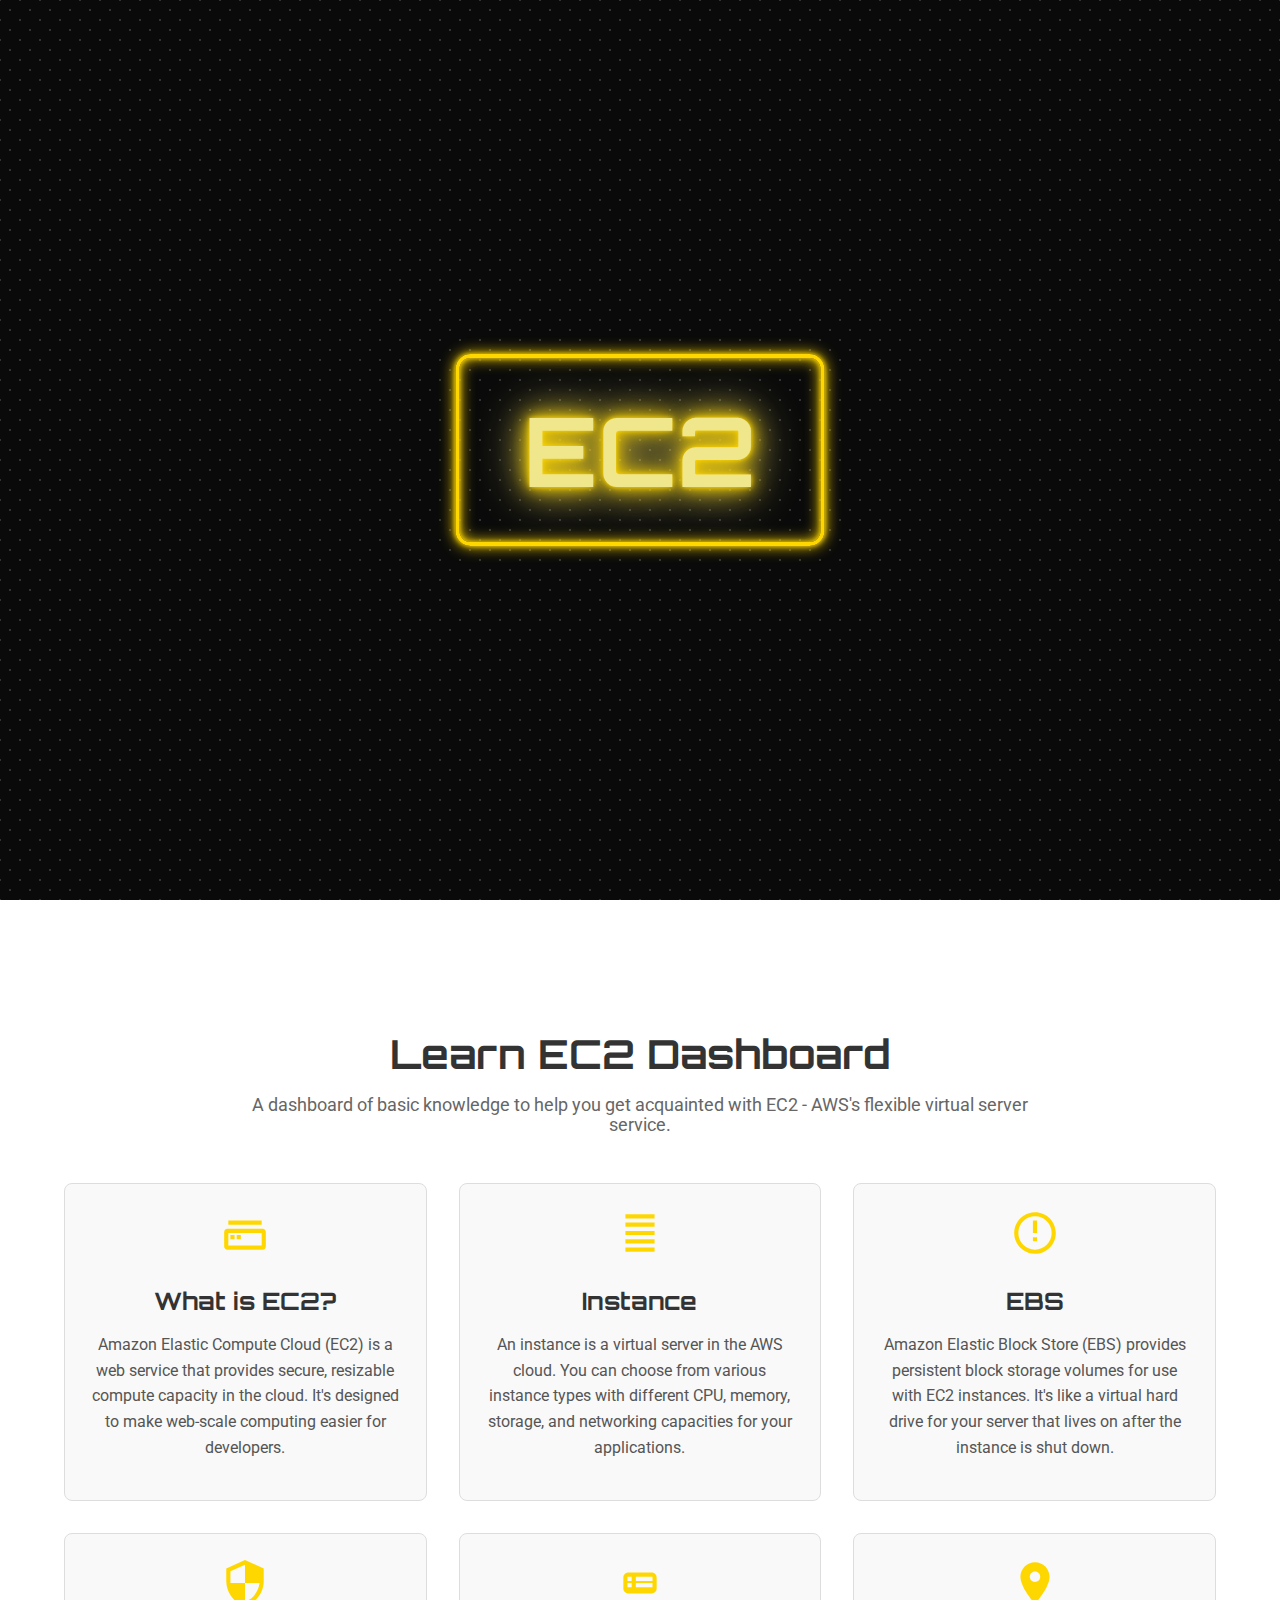
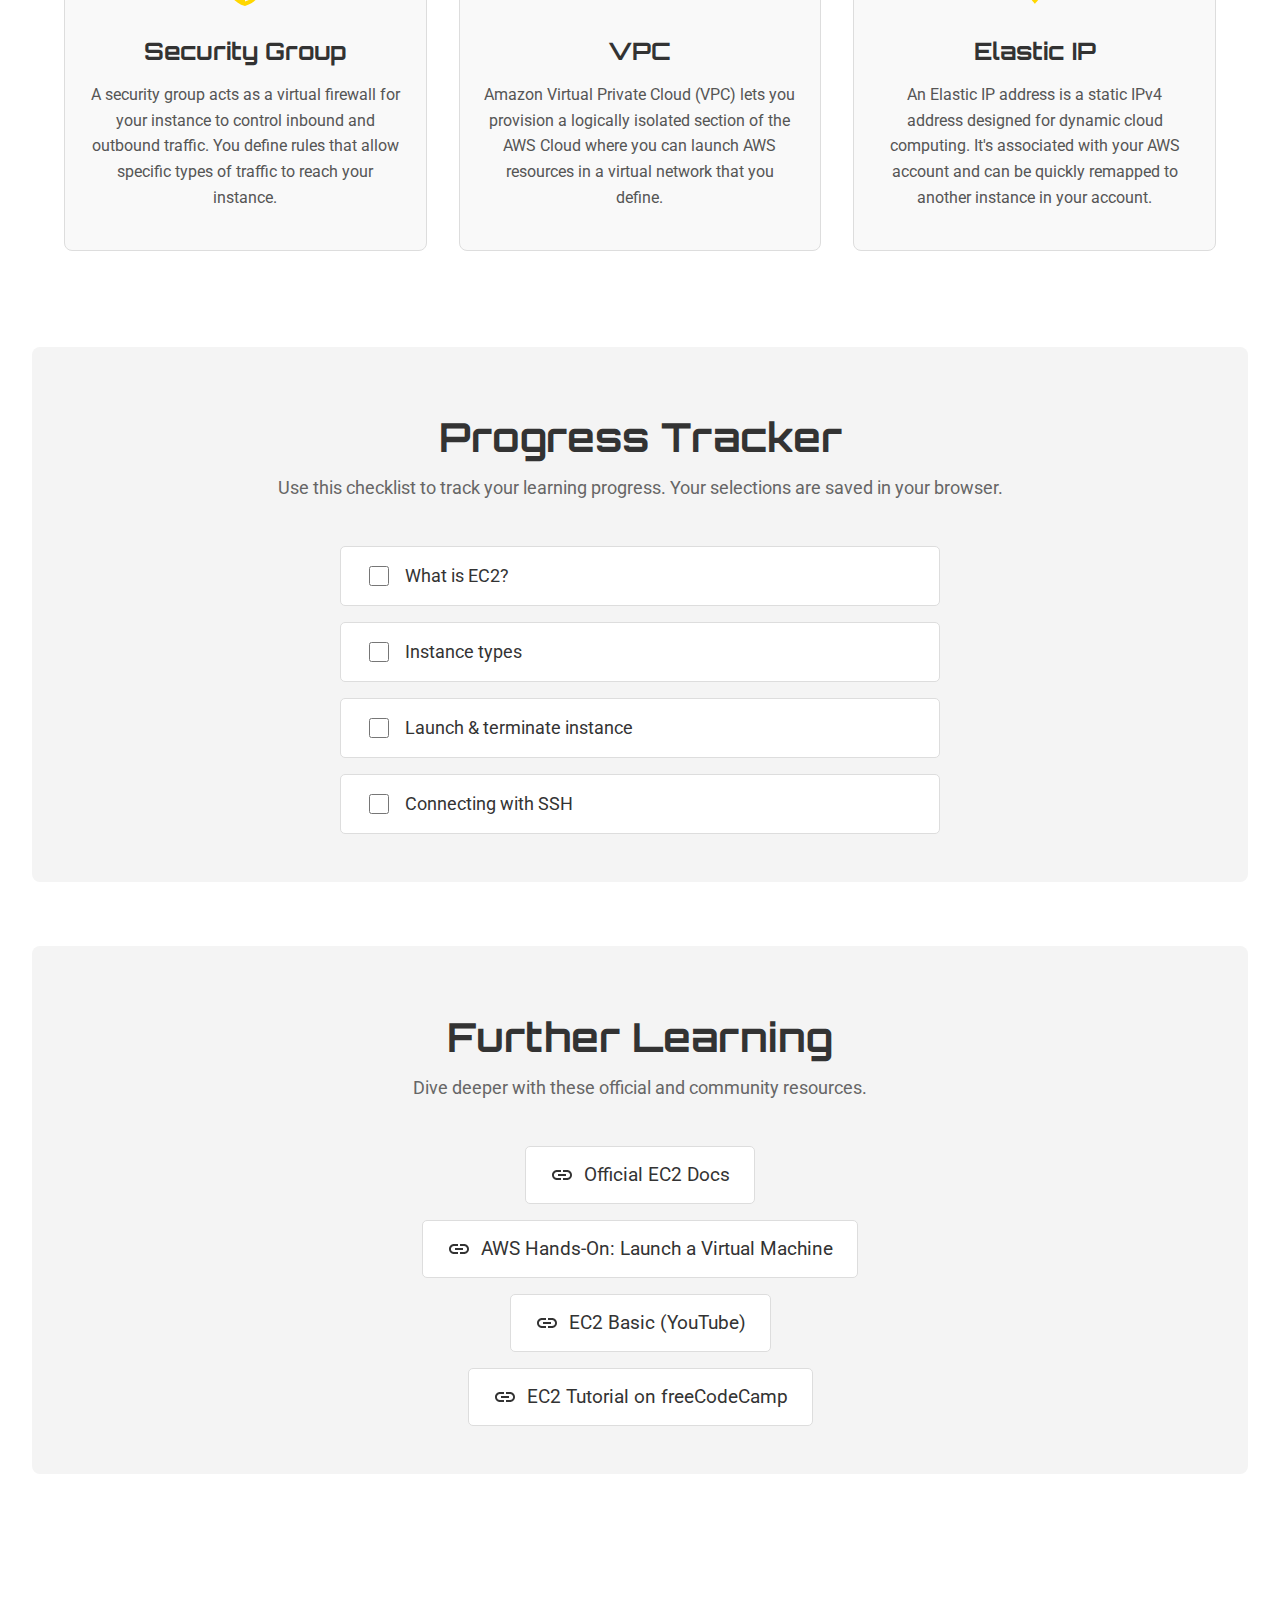
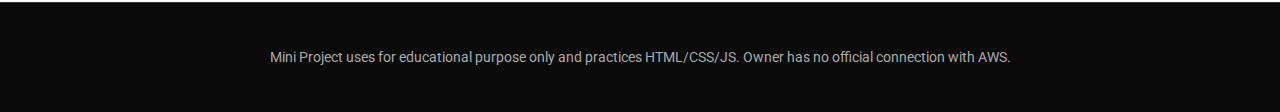
<file: index.html>
<!DOCTYPE html>
<html lang="en">
<head>
    <meta charset="UTF-8">
    <meta name="viewport" content="width=device-width, initial-scale=1.0">
    <title>PlebLearnEC2 - From Zero to Cloud Hero</title>
    <link rel="stylesheet" href="style.css">
    <link rel="preconnect" href="https://fonts.googleapis.com">
    <link rel="preconnect" href="https://fonts.gstatic.com" crossorigin>
    <link href="https://fonts.googleapis.com/css2?family=Orbitron:wght@400;700&family=Roboto:wght@300;400;700&display=swap" rel="stylesheet">
</head>
<body>

    <!-- BUTTON + TITLE SLOGAN -->
    <header id="hero-section">
        <div class="hero-content">
            <div id="site-title" class="hidden">
                <h1>PlebLearnEC2</h1>
                <p>From zero to cloud hero (eventually)</p>
            </div>
            <button id="ec2-button">EC2</button>
        </div>
    </header>

    <main>
        <!-- DASHBOARD EC2 -->
        <section id="dashboard">
            <h2>Learn EC2 Dashboard</h2>
            <p class="section-description">A dashboard of basic knowledge to help you get acquainted with EC2 - AWS's flexible virtual server service.</p>
            <div class="card-grid">
                <div class="concept-card">
                    <div class="card-icon">
                        <svg xmlns="http://www.w3.org/2000/svg" viewBox="0 0 24 24" fill="currentColor"><path d="M20 8H4V6H20V8ZM20.5 10H3.5C2.67 10 2 10.67 2 11.5V18.5C2 19.33 2.67 20 3.5 20H20.5C21.33 20 22 19.33 22 18.5V11.5C22 10.67 21.33 10 20.5 10ZM20 18H4V12H20V18ZM7 15H5V13H7V15ZM10 15H8V13H10V15Z"/></svg>
                    </div>
                    <h3>What is EC2?</h3>
                    <p>Amazon Elastic Compute Cloud (EC2) is a web service that provides secure, resizable compute capacity in the cloud. It's designed to make web-scale computing easier for developers.</p>
                </div>
                <div class="concept-card">
                    <div class="card-icon">
                        <svg xmlns="http://www.w3.org/2000/svg" viewBox="0 0 24 24" fill="currentColor"><path d="M5 3H19V5H5V3ZM5 7H19V9H5V7ZM5 11H19V13H5V11ZM5 15H19V17H5V15ZM5 19H19V21H5V19Z"/></svg>
                    </div>
                    <h3>Instance</h3>
                    <p>An instance is a virtual server in the AWS cloud. You can choose from various instance types with different CPU, memory, storage, and networking capacities for your applications.</p>
                </div>
                <div class="concept-card">
                    <div class="card-icon">
                        <svg xmlns="http://www.w3.org/2000/svg" viewBox="0 0 24 24" fill="currentColor"><path d="M12 2C6.48 2 2 6.48 2 12C2 17.52 6.48 22 12 22C17.52 22 22 17.52 22 12C22 6.48 17.52 2 12 2ZM12 20C7.59 20 4 16.41 4 12C4 7.59 7.59 4 12 4C16.41 4 20 7.59 20 12C20 16.41 16.41 20 12 20ZM11 16H13V14H11V16ZM11 12H13V6H11V12Z"/></svg>
                    </div>
                    <h3>EBS</h3>
                    <p>Amazon Elastic Block Store (EBS) provides persistent block storage volumes for use with EC2 instances. It's like a virtual hard drive for your server that lives on after the instance is shut down.</p>
                </div>
                <div class="concept-card">
                    <div class="card-icon">
                        <svg xmlns="http://www.w3.org/2000/svg" viewBox="0 0 24 24" fill="currentColor"><path d="M12 1L3 5V11C3 16.55 6.84 21.74 12 23C17.16 21.74 21 16.55 21 11V5L12 1ZM12 11.99H19C18.47 16.11 15.72 19.78 12 20.93V12H5V6.3L12 3.19V11.99Z"/></svg>
                    </div>
                    <h3>Security Group</h3>
                    <p>A security group acts as a virtual firewall for your instance to control inbound and outbound traffic. You define rules that allow specific types of traffic to reach your instance.</p>
                </div>
                <div class="concept-card">
                    <div class="card-icon">
                        <svg xmlns="http://www.w3.org/2000/svg" viewBox="0 0 24 24" fill="currentColor"><path d="M17.63 7H6.37C5.09 7 4 8.09 4 9.37V14.63C4 15.91 5.09 17 6.37 17H17.63C18.91 17 20 15.91 20 14.63V9.37C20 8.09 18.91 7 17.63 7ZM8 14H6V12H8V14ZM8 11H6V9H8V11ZM18 14H10V12H18V14ZM18 11H10V9H18V11Z"/></svg>
                    </div>
                    <h3>VPC</h3>
                    <p>Amazon Virtual Private Cloud (VPC) lets you provision a logically isolated section of the AWS Cloud where you can launch AWS resources in a virtual network that you define.</p>
                </div>
                <div class="concept-card">
                    <div class="card-icon">
                        <svg xmlns="http://www.w3.org/2000/svg" viewBox="0 0 24 24" fill="currentColor"><path d="M12 2C8.13 2 5 5.13 5 9C5 14.25 12 22 12 22S19 14.25 19 9C19 5.13 15.87 2 12 2ZM12 11.5C10.62 11.5 9.5 10.38 9.5 9S10.62 6.5 12 6.5 14.5 7.62 14.5 9 13.38 11.5 12 11.5Z"/></svg>
                    </div>
                    <h3>Elastic IP</h3>
                    <p>An Elastic IP address is a static IPv4 address designed for dynamic cloud computing. It's associated with your AWS account and can be quickly remapped to another instance in your account.</p>
                </div>
            </div>
        </section>

        <!-- TRACK PROG -->
        <section id="progress-tracker">
            <h2>Progress Tracker</h2>
            <p class="section-description">Use this checklist to track your learning progress. Your selections are saved in your browser.</p>
            <ul class="progress-list">
                <li><label><input type="checkbox" id="progress-what-is-ec2"> What is EC2?</label></li>
                <li><label><input type="checkbox" id="progress-instance-types"> Instance types</label></li>
                <li><label><input type="checkbox" id="progress-launch-terminate"> Launch & terminate instance</label></li>
                <li><label><input type="checkbox" id="progress-ssh"> Connecting with SSH</label></li>
            </ul>
        </section>

        <!-- RESOURCES SECTION -->
        <section id="resources">
            <h2>Further Learning</h2>
            <p class="section-description">Dive deeper with these official and community resources.</p>
            <ul class="resource-list">
                <li>
                    <a href="https://docs.aws.amazon.com/ec2/" target="_blank" rel="noopener noreferrer">
                        <svg xmlns="http://www.w3.org/2000/svg" viewBox="0 0 24 24" fill="currentColor"><path d="M3.9 12C3.9 10.29 5.29 8.9 7 8.9H11V7H7C4.24 7 2 9.24 2 12C2 14.76 4.24 17 7 17H11V15.1H7C5.29 15.1 3.9 13.71 3.9 12ZM8 13H16V11H8V13ZM17 7H13V8.9H17C18.71 8.9 20.1 10.29 20.1 12C20.1 13.71 18.71 15.1 17 15.1H13V17H17C19.76 17 22 14.76 22 12C22 9.24 19.76 7 17 7Z"/></svg>
                        Official EC2 Docs
                    </a>
                </li>
                <li>
                    <a href="https://aws.amazon.com/getting-started/hands-on/launch-a-virtual-machine/" target="_blank" rel="noopener noreferrer">
                        <svg xmlns="http://www.w3.org/2000/svg" viewBox="0 0 24 24" fill="currentColor"><path d="M3.9 12C3.9 10.29 5.29 8.9 7 8.9H11V7H7C4.24 7 2 9.24 2 12C2 14.76 4.24 17 7 17H11V15.1H7C5.29 15.1 3.9 13.71 3.9 12ZM8 13H16V11H8V13ZM17 7H13V8.9H17C18.71 8.9 20.1 10.29 20.1 12C20.1 13.71 18.71 15.1 17 15.1H13V17H17C19.76 17 22 14.76 22 12C22 9.24 19.76 7 17 7Z"/></svg>
                        AWS Hands-On: Launch a Virtual Machine
                    </a>
                </li>
                <li>
                    <a href="https://www.youtube.com/watch?v=eaicwmnSdCs" target="_blank" rel="noopener noreferrer">
                        <svg xmlns="http://www.w3.org/2000/svg" viewBox="0 0 24 24" fill="currentColor"><path d="M3.9 12C3.9 10.29 5.29 8.9 7 8.9H11V7H7C4.24 7 2 9.24 2 12C2 14.76 4.24 17 7 17H11V15.1H7C5.29 15.1 3.9 13.71 3.9 12ZM8 13H16V11H8V13ZM17 7H13V8.9H17C18.71 8.9 20.1 10.29 20.1 12C20.1 13.71 18.71 15.1 17 15.1H13V17H17C19.76 17 22 14.76 22 12C22 9.24 19.76 7 17 7Z"/></svg>
                        EC2 Basic (YouTube)
                    </a>
                </li>
                 <li>
                    <a href="https://www.freecodecamp.org/news/tag/ec2/" target="_blank" rel="noopener noreferrer">
                        <svg xmlns="http://www.w3.org/2000/svg" viewBox="0 0 24 24" fill="currentColor"><path d="M3.9 12C3.9 10.29 5.29 8.9 7 8.9H11V7H7C4.24 7 2 9.24 2 12C2 14.76 4.24 17 7 17H11V15.1H7C5.29 15.1 3.9 13.71 3.9 12ZM8 13H16V11H8V13ZM17 7H13V8.9H17C18.71 8.9 20.1 10.29 20.1 12C20.1 13.71 18.71 15.1 17 15.1H13V17H17C19.76 17 22 14.76 22 12C22 9.24 19.76 7 17 7Z"/></svg>
                        EC2 Tutorial on freeCodeCamp
                    </a>
                </li>
            </ul>
        </section>
    </main>

    <!-- FOOTER -->
    <footer>
        <p>Mini Project uses for educational purpose only and practices HTML/CSS/JS. Owner has no official connection with AWS.</p>
    </footer>

    <script src="script.js"></script>
</body>
</html>
</file>
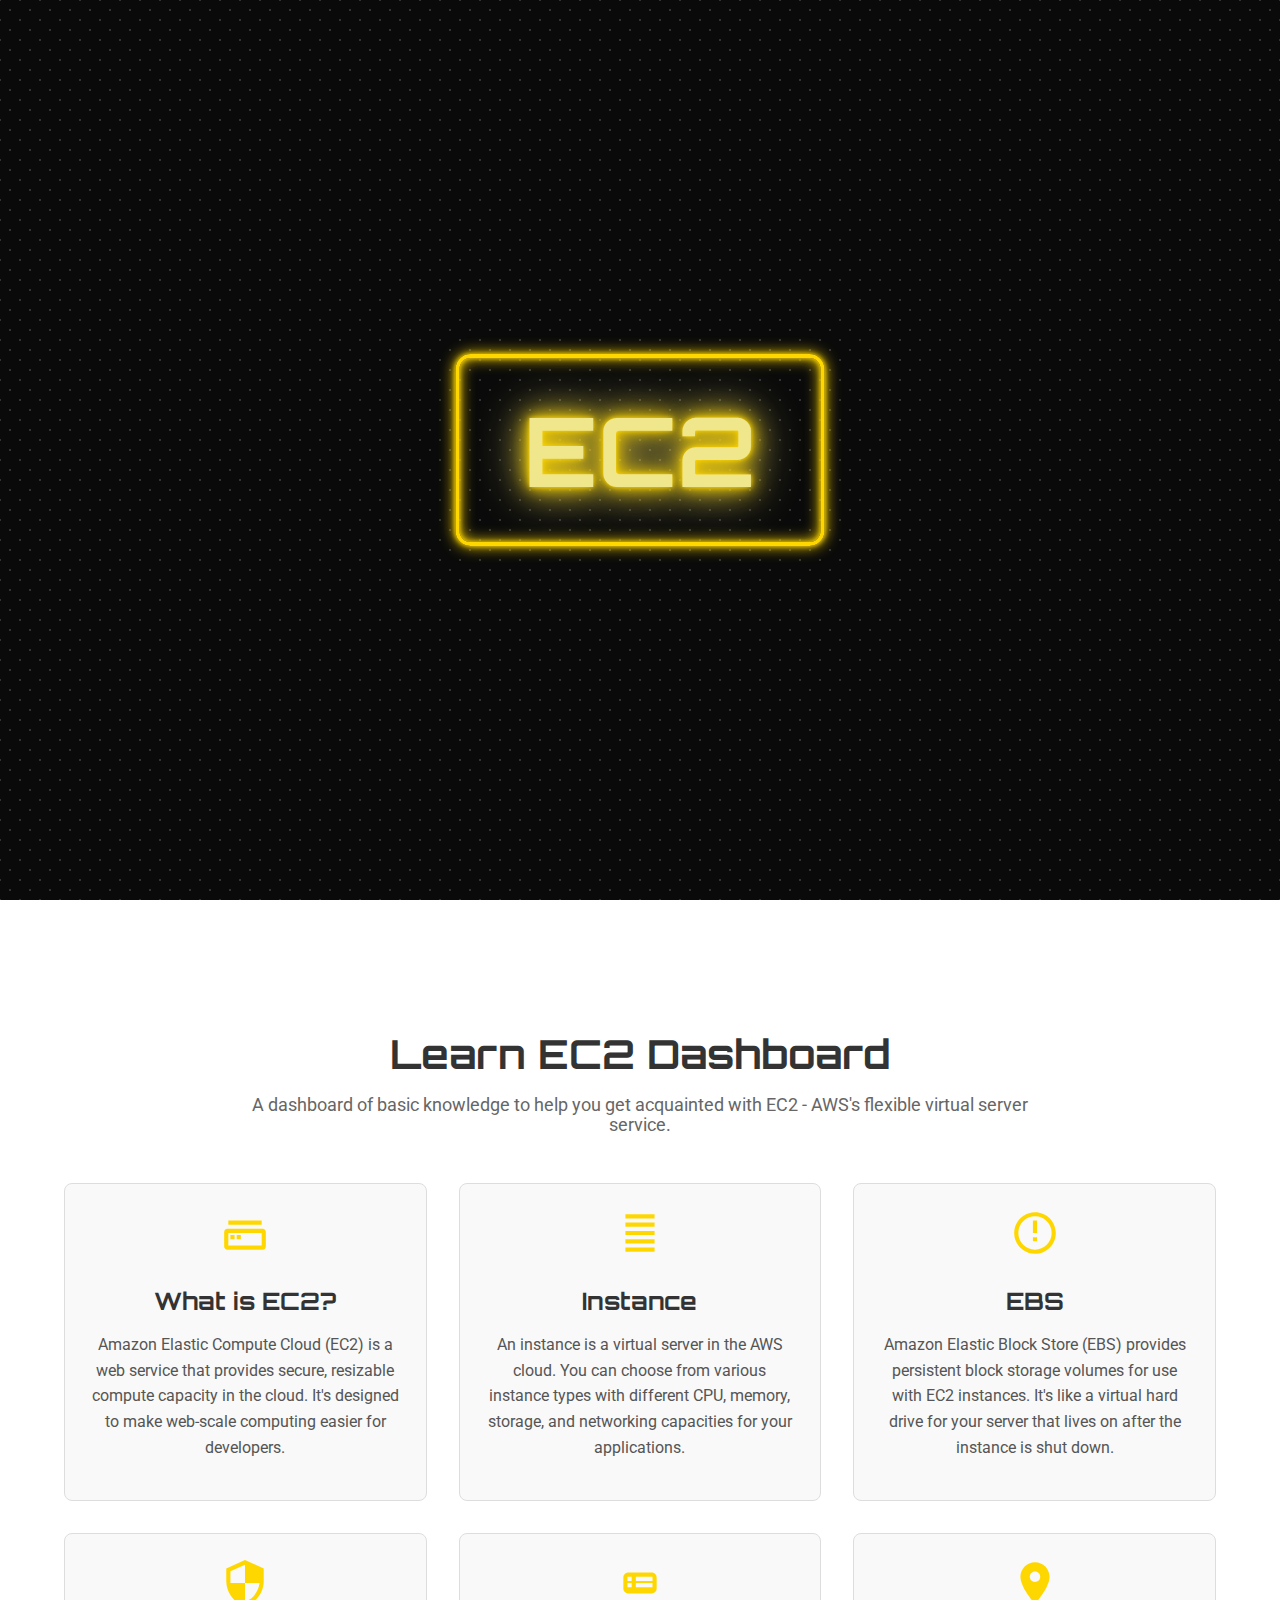
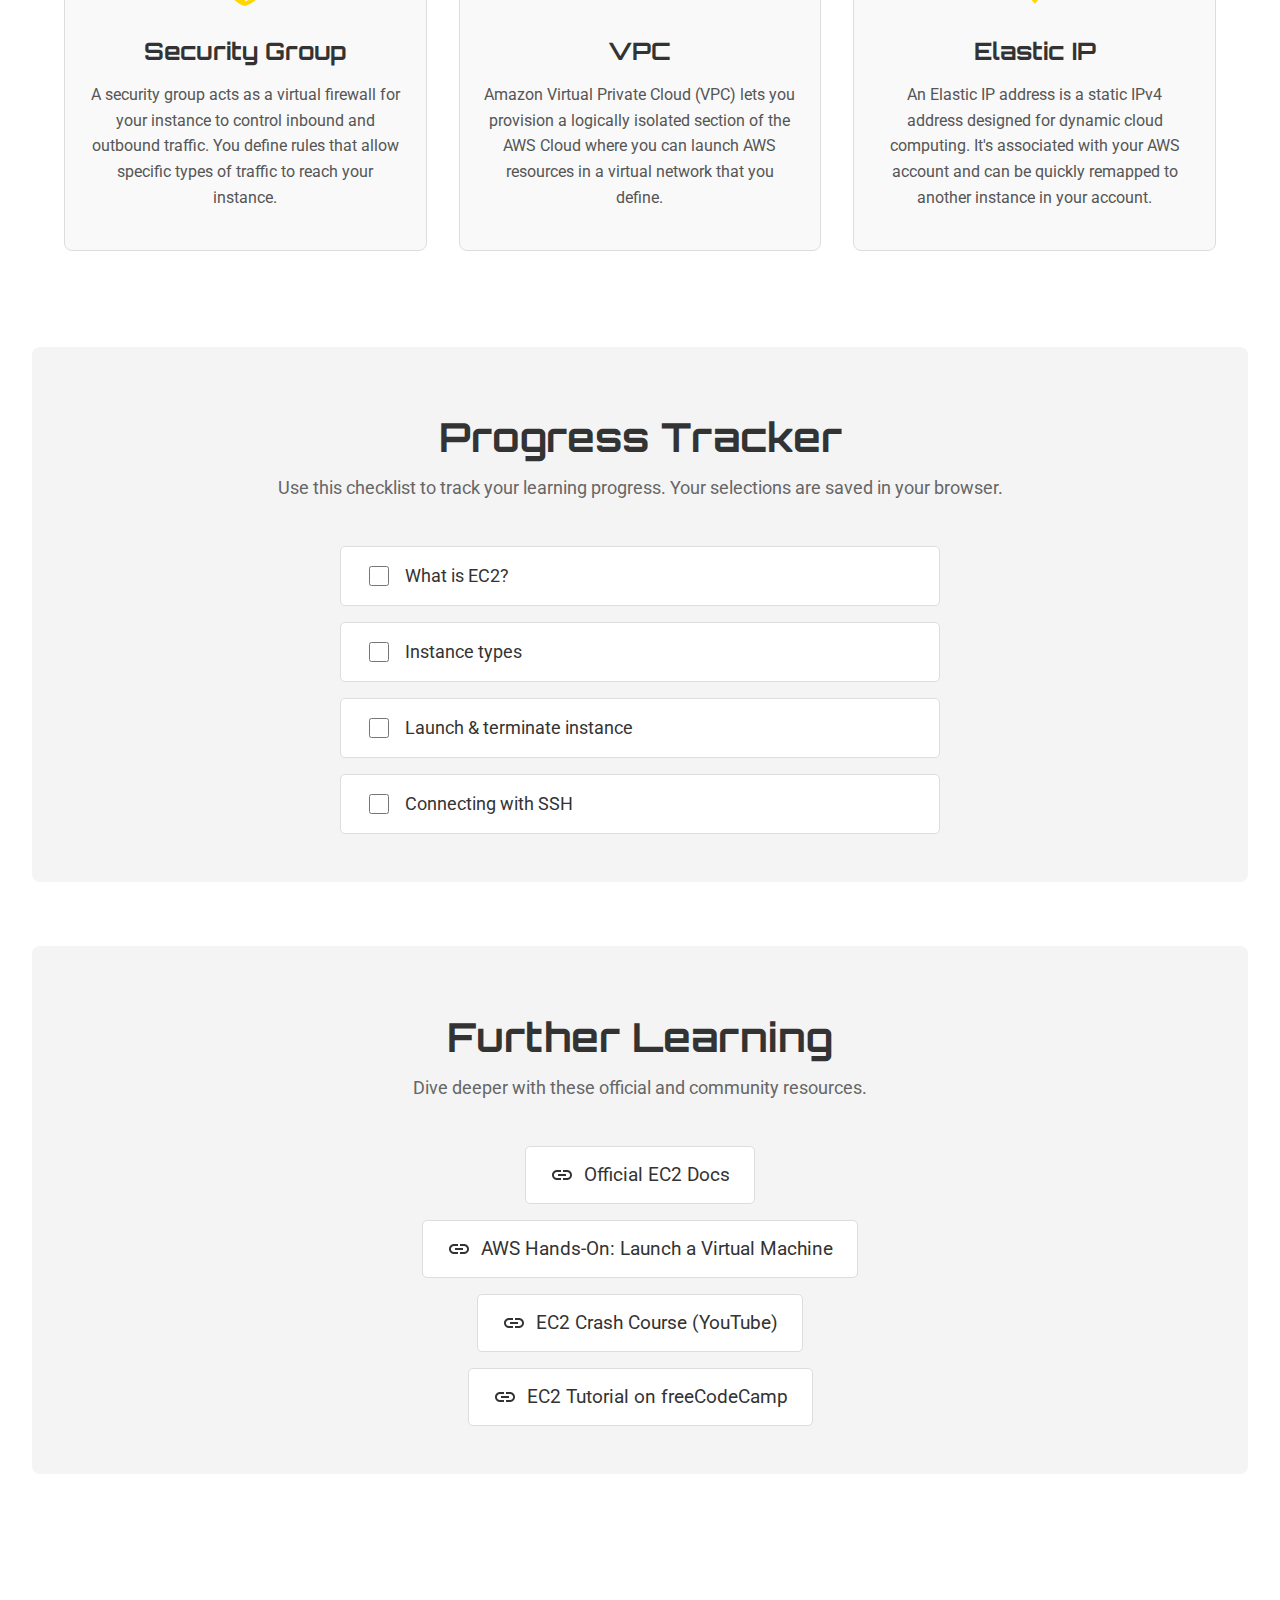
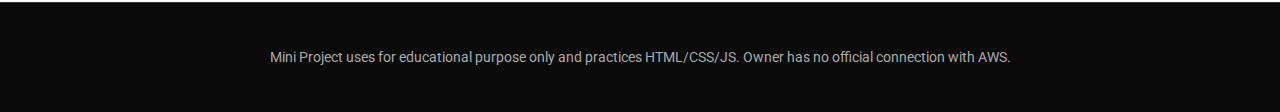
<file: EC2_TEST/index.html>
<!DOCTYPE html>
<html lang="en">
<head>
    <meta charset="UTF-8">
    <meta name="viewport" content="width=device-width, initial-scale=1.0">
    <title>PlebLearnEC2 - From Zero to Cloud Hero</title>
    <link rel="stylesheet" href="style.css">
    <link rel="preconnect" href="https://fonts.googleapis.com">
    <link rel="preconnect" href="https://fonts.gstatic.com" crossorigin>
    <link href="https://fonts.googleapis.com/css2?family=Orbitron:wght@400;700&family=Roboto:wght@300;400;700&display=swap" rel="stylesheet">
</head>
<body>

    <!-- HERO SECTION -->
    <header id="hero-section">
        <div class="hero-content">
            <div id="site-title" class="hidden">
                <h1>PlebLearnEC2</h1>
                <p>From zero to cloud hero (eventually)</p>
            </div>
            <button id="ec2-button">EC2</button>
        </div>
    </header>

    <main>
        <!-- DASHBOARD SECTION -->
        <section id="dashboard">
            <h2>Learn EC2 Dashboard</h2>
            <p class="section-description">A dashboard of basic knowledge to help you get acquainted with EC2 - AWS's flexible virtual server service.</p>
            <div class="card-grid">
                <div class="concept-card">
                    <div class="card-icon">
                        <svg xmlns="http://www.w3.org/2000/svg" viewBox="0 0 24 24" fill="currentColor"><path d="M20 8H4V6H20V8ZM20.5 10H3.5C2.67 10 2 10.67 2 11.5V18.5C2 19.33 2.67 20 3.5 20H20.5C21.33 20 22 19.33 22 18.5V11.5C22 10.67 21.33 10 20.5 10ZM20 18H4V12H20V18ZM7 15H5V13H7V15ZM10 15H8V13H10V15Z"/></svg>
                    </div>
                    <h3>What is EC2?</h3>
                    <p>Amazon Elastic Compute Cloud (EC2) is a web service that provides secure, resizable compute capacity in the cloud. It's designed to make web-scale computing easier for developers.</p>
                </div>
                <div class="concept-card">
                    <div class="card-icon">
                        <svg xmlns="http://www.w3.org/2000/svg" viewBox="0 0 24 24" fill="currentColor"><path d="M5 3H19V5H5V3ZM5 7H19V9H5V7ZM5 11H19V13H5V11ZM5 15H19V17H5V15ZM5 19H19V21H5V19Z"/></svg>
                    </div>
                    <h3>Instance</h3>
                    <p>An instance is a virtual server in the AWS cloud. You can choose from various instance types with different CPU, memory, storage, and networking capacities for your applications.</p>
                </div>
                <div class="concept-card">
                    <div class="card-icon">
                        <svg xmlns="http://www.w3.org/2000/svg" viewBox="0 0 24 24" fill="currentColor"><path d="M12 2C6.48 2 2 6.48 2 12C2 17.52 6.48 22 12 22C17.52 22 22 17.52 22 12C22 6.48 17.52 2 12 2ZM12 20C7.59 20 4 16.41 4 12C4 7.59 7.59 4 12 4C16.41 4 20 7.59 20 12C20 16.41 16.41 20 12 20ZM11 16H13V14H11V16ZM11 12H13V6H11V12Z"/></svg>
                    </div>
                    <h3>EBS</h3>
                    <p>Amazon Elastic Block Store (EBS) provides persistent block storage volumes for use with EC2 instances. It's like a virtual hard drive for your server that lives on after the instance is shut down.</p>
                </div>
                <div class="concept-card">
                    <div class="card-icon">
                        <svg xmlns="http://www.w3.org/2000/svg" viewBox="0 0 24 24" fill="currentColor"><path d="M12 1L3 5V11C3 16.55 6.84 21.74 12 23C17.16 21.74 21 16.55 21 11V5L12 1ZM12 11.99H19C18.47 16.11 15.72 19.78 12 20.93V12H5V6.3L12 3.19V11.99Z"/></svg>
                    </div>
                    <h3>Security Group</h3>
                    <p>A security group acts as a virtual firewall for your instance to control inbound and outbound traffic. You define rules that allow specific types of traffic to reach your instance.</p>
                </div>
                <div class="concept-card">
                    <div class="card-icon">
                        <svg xmlns="http://www.w3.org/2000/svg" viewBox="0 0 24 24" fill="currentColor"><path d="M17.63 7H6.37C5.09 7 4 8.09 4 9.37V14.63C4 15.91 5.09 17 6.37 17H17.63C18.91 17 20 15.91 20 14.63V9.37C20 8.09 18.91 7 17.63 7ZM8 14H6V12H8V14ZM8 11H6V9H8V11ZM18 14H10V12H18V14ZM18 11H10V9H18V11Z"/></svg>
                    </div>
                    <h3>VPC</h3>
                    <p>Amazon Virtual Private Cloud (VPC) lets you provision a logically isolated section of the AWS Cloud where you can launch AWS resources in a virtual network that you define.</p>
                </div>
                <div class="concept-card">
                    <div class="card-icon">
                        <svg xmlns="http://www.w3.org/2000/svg" viewBox="0 0 24 24" fill="currentColor"><path d="M12 2C8.13 2 5 5.13 5 9C5 14.25 12 22 12 22S19 14.25 19 9C19 5.13 15.87 2 12 2ZM12 11.5C10.62 11.5 9.5 10.38 9.5 9S10.62 6.5 12 6.5 14.5 7.62 14.5 9 13.38 11.5 12 11.5Z"/></svg>
                    </div>
                    <h3>Elastic IP</h3>
                    <p>An Elastic IP address is a static IPv4 address designed for dynamic cloud computing. It's associated with your AWS account and can be quickly remapped to another instance in your account.</p>
                </div>
            </div>
        </section>

        <!-- PROGRESS TRACKER SECTION -->
        <section id="progress-tracker">
            <h2>Progress Tracker</h2>
            <p class="section-description">Use this checklist to track your learning progress. Your selections are saved in your browser.</p>
            <ul class="progress-list">
                <li><label><input type="checkbox" id="progress-what-is-ec2"> What is EC2?</label></li>
                <li><label><input type="checkbox" id="progress-instance-types"> Instance types</label></li>
                <li><label><input type="checkbox" id="progress-launch-terminate"> Launch & terminate instance</label></li>
                <li><label><input type="checkbox" id="progress-ssh"> Connecting with SSH</label></li>
            </ul>
        </section>

        <!-- RESOURCES SECTION -->
        <section id="resources">
            <h2>Further Learning</h2>
            <p class="section-description">Dive deeper with these official and community resources.</p>
            <ul class="resource-list">
                <li>
                    <a href="https://docs.aws.amazon.com/ec2/" target="_blank" rel="noopener noreferrer">
                        <svg xmlns="http://www.w3.org/2000/svg" viewBox="0 0 24 24" fill="currentColor"><path d="M3.9 12C3.9 10.29 5.29 8.9 7 8.9H11V7H7C4.24 7 2 9.24 2 12C2 14.76 4.24 17 7 17H11V15.1H7C5.29 15.1 3.9 13.71 3.9 12ZM8 13H16V11H8V13ZM17 7H13V8.9H17C18.71 8.9 20.1 10.29 20.1 12C20.1 13.71 18.71 15.1 17 15.1H13V17H17C19.76 17 22 14.76 22 12C22 9.24 19.76 7 17 7Z"/></svg>
                        Official EC2 Docs
                    </a>
                </li>
                <li>
                    <a href="https://aws.amazon.com/getting-started/hands-on/launch-a-virtual-machine/" target="_blank" rel="noopener noreferrer">
                        <svg xmlns="http://www.w3.org/2000/svg" viewBox="0 0 24 24" fill="currentColor"><path d="M3.9 12C3.9 10.29 5.29 8.9 7 8.9H11V7H7C4.24 7 2 9.24 2 12C2 14.76 4.24 17 7 17H11V15.1H7C5.29 15.1 3.9 13.71 3.9 12ZM8 13H16V11H8V13ZM17 7H13V8.9H17C18.71 8.9 20.1 10.29 20.1 12C20.1 13.71 18.71 15.1 17 15.1H13V17H17C19.76 17 22 14.76 22 12C22 9.24 19.76 7 17 7Z"/></svg>
                        AWS Hands-On: Launch a Virtual Machine
                    </a>
                </li>
                <li>
                    <a href="https://www.youtube.com/watch?v=ts_y2_rP2iU" target="_blank" rel="noopener noreferrer">
                        <svg xmlns="http://www.w3.org/2000/svg" viewBox="0 0 24 24" fill="currentColor"><path d="M3.9 12C3.9 10.29 5.29 8.9 7 8.9H11V7H7C4.24 7 2 9.24 2 12C2 14.76 4.24 17 7 17H11V15.1H7C5.29 15.1 3.9 13.71 3.9 12ZM8 13H16V11H8V13ZM17 7H13V8.9H17C18.71 8.9 20.1 10.29 20.1 12C20.1 13.71 18.71 15.1 17 15.1H13V17H17C19.76 17 22 14.76 22 12C22 9.24 19.76 7 17 7Z"/></svg>
                        EC2 Crash Course (YouTube)
                    </a>
                </li>
                 <li>
                    <a href="https://www.freecodecamp.org/news/aws-ec2-instance-tutorial/" target="_blank" rel="noopener noreferrer">
                        <svg xmlns="http://www.w3.org/2000/svg" viewBox="0 0 24 24" fill="currentColor"><path d="M3.9 12C3.9 10.29 5.29 8.9 7 8.9H11V7H7C4.24 7 2 9.24 2 12C2 14.76 4.24 17 7 17H11V15.1H7C5.29 15.1 3.9 13.71 3.9 12ZM8 13H16V11H8V13ZM17 7H13V8.9H17C18.71 8.9 20.1 10.29 20.1 12C20.1 13.71 18.71 15.1 17 15.1H13V17H17C19.76 17 22 14.76 22 12C22 9.24 19.76 7 17 7Z"/></svg>
                        EC2 Tutorial on freeCodeCamp
                    </a>
                </li>
            </ul>
        </section>
    </main>

    <!-- FOOTER -->
    <footer>
        <p>Mini Project uses for educational purpose only and practices HTML/CSS/JS. Owner has no official connection with AWS.</p>
    </footer>

    <script src="script.js"></script>
</body>
</html>
</file>
<file: style.css>
/* --- GENERAL STYLES --- */
:root {
    --bg-color: #0a0a0a;
    --primary-gold: #FFD700;
    --neon-yellow: #F0E68C;
    --text-light: #f0f0f0;
    --text-dark: #333;
    --card-bg: #1a1a1a;
    --border-color: #333;
}

html {
    scroll-behavior: smooth;
}

body {
    margin: 0;
    font-family: 'Roboto', sans-serif;
    background-color: var(--bg-color);
    color: var(--text-light);
    overflow-x: hidden;
}

/* --- ANIMATED BACKGROUND --- */
@keyframes move-texture {
    from { background-position: 0 0; }
    to { background-position: 100px 100px; }
}

#hero-section {
    background-color: var(--bg-color);
    background-image: 
        radial-gradient(var(--border-color) 1px, transparent 1px),
        radial-gradient(var(--border-color) 1px, transparent 1px);
    background-size: 20px 20px;
    background-position: 0 0, 10px 10px;
    animation: move-texture 4s linear infinite;
}


/* --- HERO SECTION --- */
#hero-section {
    height: 100vh;
    position: relative;
    overflow: hidden;
}

.hero-content {
    position: relative;
    width: 100%;
    height: 100%;
}

#ec2-button {
    font-family: 'Orbitron', sans-serif;
    font-size: 6rem;
    font-weight: 700;
    color: var(--neon-yellow);
    background-color: transparent;
    border: 4px solid var(--primary-gold);
    border-radius: 15px;
    padding: 2rem 4rem;
    cursor: pointer;
    text-shadow: 0 0 5px var(--primary-gold), 0 0 15px var(--primary-gold), 0 0 30px var(--primary-gold), 0 0 50px var(--neon-yellow);
    box-shadow: 0 0 5px var(--primary-gold), 0 0 15px var(--primary-gold), inset 0 0 5px var(--primary-gold), inset 0 0 15px var(--primary-gold);
    
    /* Centering */
    position: absolute;
    top: 50%;
    left: 50%;
    transform: translate(-50%, -50%);
    
    /* Animation */
    transition: transform 0.6s ease-in-out;
}

#site-title {
    text-align: left;
    white-space: nowrap;
    
    /* Centering and Hiding */
    position: absolute;
    top: 50%;
    left: 50%;
    transform: translate(calc(-100% - 50px), -50%); /* Positioned to the left of the button's final spot */
    opacity: 0;
    
    /* Animation */
    transition: opacity 0.5s ease-in-out 0.6s; /* Delay opacity transition */
}

#site-title h1 {
    font-family: 'Orbitron', sans-serif;
    font-size: 3.5rem;
    margin: 0;
    color: var(--text-light);
}

#site-title p {
    font-size: 1.2rem;
    margin: 0;
    color: var(--primary-gold);
}

/* --- HERO ANIMATION STATE --- */
.hero-content.step1 #ec2-button {
    /* Move button to the right */
    transform: translate(50px, -50%);
}

.hero-content.step1 #site-title {
    /* Fade in title */
    opacity: 1;
}


/* --- MAIN CONTENT --- */
main {
    background-color: #ffffff;
    color: var(--text-dark);
    padding: 4rem 2rem;
}

section {
    max-width: 1200px;
    margin: 0 auto 4rem auto;
    padding: 2rem;
    border-radius: 8px;
}

h2 {
    font-family: 'Orbitron', sans-serif;
    font-size: 2.5rem;
    text-align: center;
    margin-bottom: 1rem;
    color: var(--text-dark);
}

.section-description {
    text-align: center;
    font-size: 1.1rem;
    color: #666;
    max-width: 800px;
    margin: 0 auto 3rem auto;
}

/* --- DASHBOARD CARDS --- */
.card-grid {
    display: grid;
    grid-template-columns: repeat(auto-fit, minmax(300px, 1fr));
    gap: 2rem;
}

.concept-card {
    background-color: #f9f9f9;
    border: 1px solid #ddd;
    border-radius: 8px;
    padding: 1.5rem;
    text-align: center;
    transition: transform 0.3s ease, box-shadow 0.3s ease;
}

.concept-card:hover {
    transform: translateY(-5px);
    box-shadow: 0 8px 20px rgba(0,0,0,0.1);
}

.card-icon {
    margin-bottom: 1rem;
}

.card-icon svg {
    width: 50px;
    height: 50px;
    color: var(--primary-gold);
}

.concept-card h3 {
    font-family: 'Orbitron', sans-serif;
    font-size: 1.5rem;
    margin-bottom: 0.5rem;
    color: var(--text-dark);
}

.concept-card p {
    font-size: 1rem;
    line-height: 1.6;
    color: #555;
}

/* --- PROGRESS TRACKER --- */
#progress-tracker {
    background-color: #f4f4f4;
}

.progress-list {
    list-style: none;
    padding: 0;
    max-width: 600px;
    margin: 2rem auto 0 auto;
}

.progress-list li {
    background-color: #fff;
    margin-bottom: 1rem;
    padding: 1rem 1.5rem;
    border-radius: 5px;
    border: 1px solid #ddd;
    display: flex;
    align-items: center;
}

.progress-list label {
    font-size: 1.1rem;
    cursor: pointer;
    display: flex;
    align-items: center;
    width: 100%;
}

.progress-list input[type="checkbox"] {
    margin-right: 1rem;
    width: 20px;
    height: 20px;
    accent-color: var(--primary-gold);
}

/* --- RESOURCES --- */
#resources {
    background-color: #f4f4f4;
}

.resource-list {
    list-style: none;
    padding: 0;
    max-width: 800px;
    margin: 2rem auto 0 auto;
    text-align: center;
}

.resource-list li {
    margin-bottom: 1rem;
}

.resource-list a {
    color: var(--text-dark);
    text-decoration: none;
    font-size: 1.2rem;
    background-color: #fff;
    padding: 1rem 1.5rem;
    border-radius: 5px;
    border: 1px solid #ddd;
    display: inline-flex;
    align-items: center;
    gap: 10px;
    transition: all 0.3s ease;
}

.resource-list a:hover {
    background-color: var(--primary-gold);
    color: var(--bg-color);
    border-color: var(--primary-gold);
    box-shadow: 0 4px 10px rgba(0,0,0,0.1);
}

.resource-list svg {
    width: 24px;
    height: 24px;
}

/* --- FOOTER --- */
footer {
    background-color: var(--bg-color);
    color: #aaa;
    text-align: center;
    padding: 2rem;
    font-size: 0.9rem;
    border-top: 1px solid var(--border-color);
}
</file>
<file: EC2_TEST/style.css>
/* --- GENERAL STYLES --- */
:root {
    --bg-color: #0a0a0a;
    --primary-gold: #FFD700;
    --neon-yellow: #F0E68C;
    --text-light: #f0f0f0;
    --text-dark: #333;
    --card-bg: #1a1a1a;
    --border-color: #333;
}

html {
    scroll-behavior: smooth;
}

body {
    margin: 0;
    font-family: 'Roboto', sans-serif;
    background-color: var(--bg-color);
    color: var(--text-light);
    overflow-x: hidden;
}

/* --- ANIMATED BACKGROUND --- */
@keyframes move-texture {
    from { background-position: 0 0; }
    to { background-position: 100px 100px; }
}

#hero-section {
    background-color: var(--bg-color);
    background-image: 
        radial-gradient(var(--border-color) 1px, transparent 1px),
        radial-gradient(var(--border-color) 1px, transparent 1px);
    background-size: 20px 20px;
    background-position: 0 0, 10px 10px;
    animation: move-texture 4s linear infinite;
}


/* --- HERO SECTION --- */
#hero-section {
    height: 100vh;
    position: relative;
    overflow: hidden;
}

.hero-content {
    position: relative;
    width: 100%;
    height: 100%;
}

#ec2-button {
    font-family: 'Orbitron', sans-serif;
    font-size: 6rem;
    font-weight: 700;
    color: var(--neon-yellow);
    background-color: transparent;
    border: 4px solid var(--primary-gold);
    border-radius: 15px;
    padding: 2rem 4rem;
    cursor: pointer;
    text-shadow: 0 0 5px var(--primary-gold), 0 0 15px var(--primary-gold), 0 0 30px var(--primary-gold), 0 0 50px var(--neon-yellow);
    box-shadow: 0 0 5px var(--primary-gold), 0 0 15px var(--primary-gold), inset 0 0 5px var(--primary-gold), inset 0 0 15px var(--primary-gold);
    
    /* Centering */
    position: absolute;
    top: 50%;
    left: 50%;
    transform: translate(-50%, -50%);
    
    /* Animation */
    transition: transform 0.6s ease-in-out;
}

#site-title {
    text-align: left;
    white-space: nowrap;
    
    /* Centering and Hiding */
    position: absolute;
    top: 50%;
    left: 50%;
    transform: translate(calc(-100% - 50px), -50%); /* Positioned to the left of the button's final spot */
    opacity: 0;
    
    /* Animation */
    transition: opacity 0.5s ease-in-out 0.6s; /* Delay opacity transition */
}

#site-title h1 {
    font-family: 'Orbitron', sans-serif;
    font-size: 3.5rem;
    margin: 0;
    color: var(--text-light);
}

#site-title p {
    font-size: 1.2rem;
    margin: 0;
    color: var(--primary-gold);
}

/* --- HERO ANIMATION STATE --- */
.hero-content.step1 #ec2-button {
    /* Move button to the right */
    transform: translate(50px, -50%);
}

.hero-content.step1 #site-title {
    /* Fade in title */
    opacity: 1;
}


/* --- MAIN CONTENT --- */
main {
    background-color: #ffffff;
    color: var(--text-dark);
    padding: 4rem 2rem;
}

section {
    max-width: 1200px;
    margin: 0 auto 4rem auto;
    padding: 2rem;
    border-radius: 8px;
}

h2 {
    font-family: 'Orbitron', sans-serif;
    font-size: 2.5rem;
    text-align: center;
    margin-bottom: 1rem;
    color: var(--text-dark);
}

.section-description {
    text-align: center;
    font-size: 1.1rem;
    color: #666;
    max-width: 800px;
    margin: 0 auto 3rem auto;
}

/* --- DASHBOARD CARDS --- */
.card-grid {
    display: grid;
    grid-template-columns: repeat(auto-fit, minmax(300px, 1fr));
    gap: 2rem;
}

.concept-card {
    background-color: #f9f9f9;
    border: 1px solid #ddd;
    border-radius: 8px;
    padding: 1.5rem;
    text-align: center;
    transition: transform 0.3s ease, box-shadow 0.3s ease;
}

.concept-card:hover {
    transform: translateY(-5px);
    box-shadow: 0 8px 20px rgba(0,0,0,0.1);
}

.card-icon {
    margin-bottom: 1rem;
}

.card-icon svg {
    width: 50px;
    height: 50px;
    color: var(--primary-gold);
}

.concept-card h3 {
    font-family: 'Orbitron', sans-serif;
    font-size: 1.5rem;
    margin-bottom: 0.5rem;
    color: var(--text-dark);
}

.concept-card p {
    font-size: 1rem;
    line-height: 1.6;
    color: #555;
}

/* --- PROGRESS TRACKER --- */
#progress-tracker {
    background-color: #f4f4f4;
}

.progress-list {
    list-style: none;
    padding: 0;
    max-width: 600px;
    margin: 2rem auto 0 auto;
}

.progress-list li {
    background-color: #fff;
    margin-bottom: 1rem;
    padding: 1rem 1.5rem;
    border-radius: 5px;
    border: 1px solid #ddd;
    display: flex;
    align-items: center;
}

.progress-list label {
    font-size: 1.1rem;
    cursor: pointer;
    display: flex;
    align-items: center;
    width: 100%;
}

.progress-list input[type="checkbox"] {
    margin-right: 1rem;
    width: 20px;
    height: 20px;
    accent-color: var(--primary-gold);
}

/* --- RESOURCES --- */
#resources {
    background-color: #f4f4f4;
}

.resource-list {
    list-style: none;
    padding: 0;
    max-width: 800px;
    margin: 2rem auto 0 auto;
    text-align: center;
}

.resource-list li {
    margin-bottom: 1rem;
}

.resource-list a {
    color: var(--text-dark);
    text-decoration: none;
    font-size: 1.2rem;
    background-color: #fff;
    padding: 1rem 1.5rem;
    border-radius: 5px;
    border: 1px solid #ddd;
    display: inline-flex;
    align-items: center;
    gap: 10px;
    transition: all 0.3s ease;
}

.resource-list a:hover {
    background-color: var(--primary-gold);
    color: var(--bg-color);
    border-color: var(--primary-gold);
    box-shadow: 0 4px 10px rgba(0,0,0,0.1);
}

.resource-list svg {
    width: 24px;
    height: 24px;
}

/* --- FOOTER --- */
footer {
    background-color: var(--bg-color);
    color: #aaa;
    text-align: center;
    padding: 2rem;
    font-size: 0.9rem;
    border-top: 1px solid var(--border-color);
}
</file>
